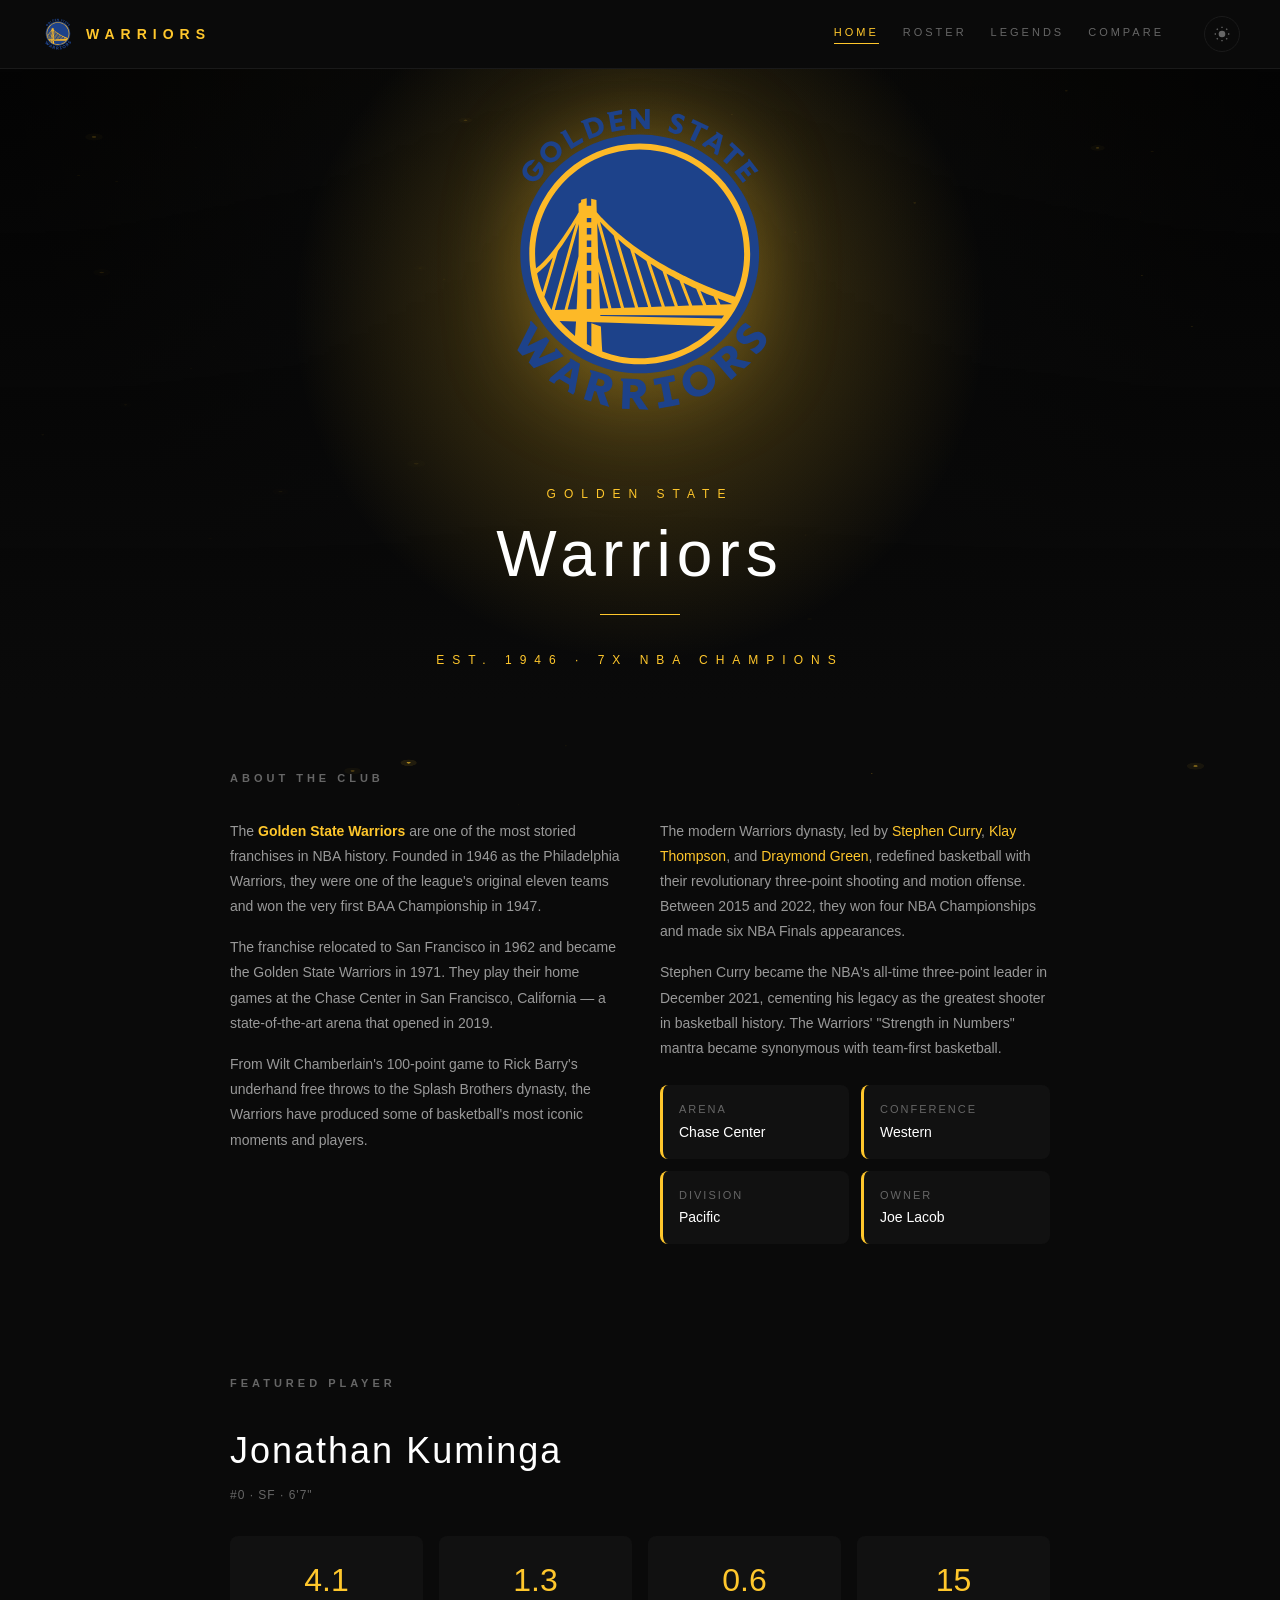
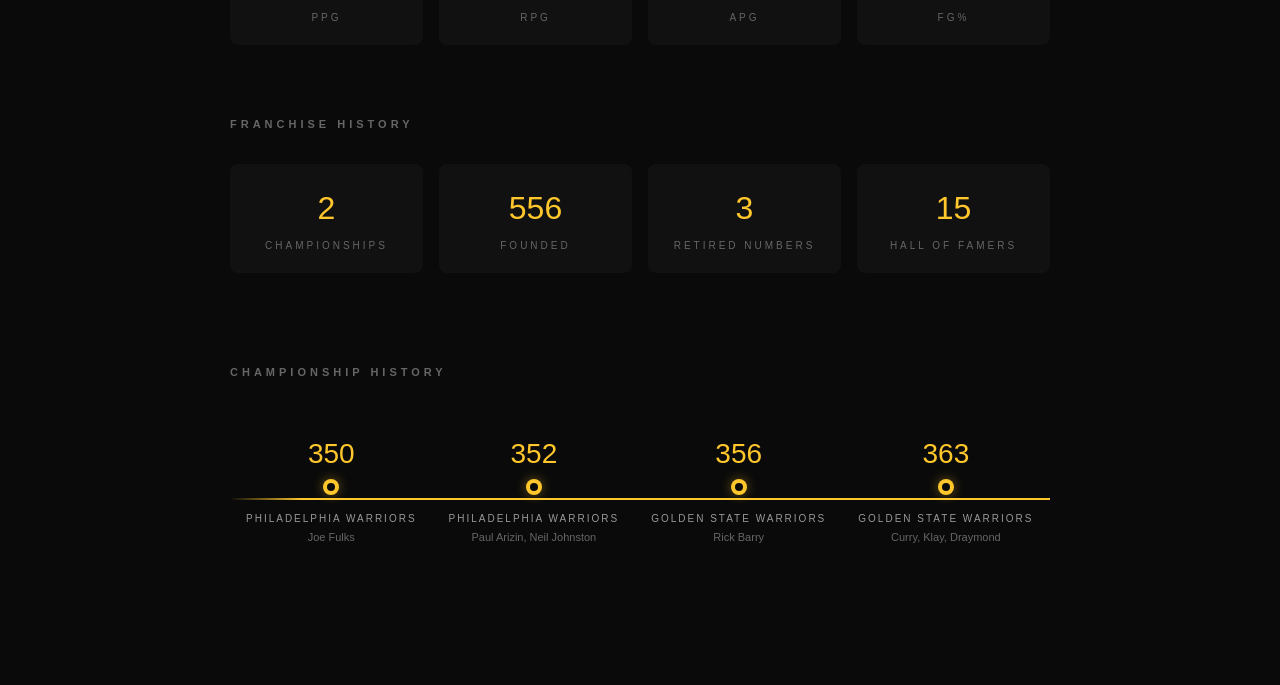
<file: index.html>
<!DOCTYPE html>
<html lang="en">
<head>
  <meta charset="UTF-8" />
  <meta name="viewport" content="width=device-width, initial-scale=1.0" />
  <title>Golden State Warriors Stats</title>
  <link rel="stylesheet" href="css/style.css" />
</head>
<body>

  <nav class="nav">
    <a href="index.html" class="nav-logo">
      <img src="img/warriors-logo.svg" alt="Warriors Logo" />
      WARRIORS
    </a>
    <div class="nav-links">
      <a href="index.html" class="active">Home</a>
      <a href="roster.html">Roster</a>
      <a href="legends.html">Legends</a>
      <a href="compare.html">Compare</a>
      <button class="theme-toggle" id="theme-toggle" aria-label="Toggle theme"></button>
    </div>
  </nav>

  <section class="hero">
    <div class="hero-glow"></div>
    <img src="img/warriors-logo.svg" alt="Warriors Logo" class="hero-logo" />
    <p class="hero-subtitle">Golden State</p>
    <h1 class="hero-title">Warriors</h1>
    <hr class="hero-divider" />
    <p class="hero-subtitle">EST. 1946 &middot; 7x NBA CHAMPIONS</p>
  </section>

  <section class="main-content-animate" style="max-width:900px;margin:0 auto;padding:60px 40px;">
    <h3 style="font-size:11px;letter-spacing:4px;color:var(--text-muted);text-transform:uppercase;margin-bottom:32px;">About The Club</h3>
    <div class="about-grid" style="display:grid;grid-template-columns:1fr 1fr;gap:40px;margin-bottom:60px;">
      <div>
        <p style="color:var(--text-secondary);font-size:14px;line-height:1.8;margin:0 0 16px;">
          The <span style="color:var(--gold);font-weight:600;">Golden State Warriors</span> are one of the most storied franchises in NBA history. Founded in 1946 as the Philadelphia Warriors, they were one of the league's original eleven teams and won the very first BAA Championship in 1947.
        </p>
        <p style="color:var(--text-secondary);font-size:14px;line-height:1.8;margin:0 0 16px;">
          The franchise relocated to San Francisco in 1962 and became the Golden State Warriors in 1971. They play their home games at the Chase Center in San Francisco, California — a state-of-the-art arena that opened in 2019.
        </p>
        <p style="color:var(--text-secondary);font-size:14px;line-height:1.8;margin:0;">
          From Wilt Chamberlain's 100-point game to Rick Barry's underhand free throws to the Splash Brothers dynasty, the Warriors have produced some of basketball's most iconic moments and players.
        </p>
      </div>
      <div>
        <p style="color:var(--text-secondary);font-size:14px;line-height:1.8;margin:0 0 16px;">
          The modern Warriors dynasty, led by <span style="color:var(--gold);">Stephen Curry</span>, <span style="color:var(--gold);">Klay Thompson</span>, and <span style="color:var(--gold);">Draymond Green</span>, redefined basketball with their revolutionary three-point shooting and motion offense. Between 2015 and 2022, they won four NBA Championships and made six NBA Finals appearances.
        </p>
        <p style="color:var(--text-secondary);font-size:14px;line-height:1.8;margin:0 0 16px;">
          Stephen Curry became the NBA's all-time three-point leader in December 2021, cementing his legacy as the greatest shooter in basketball history. The Warriors' "Strength in Numbers" mantra became synonymous with team-first basketball.
        </p>
        <div style="margin-top:24px;display:grid;grid-template-columns:1fr 1fr;gap:12px;">
          <div style="background:var(--surface);padding:16px;border-radius:8px;border-left:3px solid var(--gold);">
            <div style="font-size:11px;color:var(--text-muted);letter-spacing:2px;text-transform:uppercase;">Arena</div>
            <div style="color:var(--text-primary);font-size:14px;margin-top:4px;">Chase Center</div>
          </div>
          <div style="background:var(--surface);padding:16px;border-radius:8px;border-left:3px solid var(--gold);">
            <div style="font-size:11px;color:var(--text-muted);letter-spacing:2px;text-transform:uppercase;">Conference</div>
            <div style="color:var(--text-primary);font-size:14px;margin-top:4px;">Western</div>
          </div>
          <div style="background:var(--surface);padding:16px;border-radius:8px;border-left:3px solid var(--gold);">
            <div style="font-size:11px;color:var(--text-muted);letter-spacing:2px;text-transform:uppercase;">Division</div>
            <div style="color:var(--text-primary);font-size:14px;margin-top:4px;">Pacific</div>
          </div>
          <div style="background:var(--surface);padding:16px;border-radius:8px;border-left:3px solid var(--gold);">
            <div style="font-size:11px;color:var(--text-muted);letter-spacing:2px;text-transform:uppercase;">Owner</div>
            <div style="color:var(--text-primary);font-size:14px;margin-top:4px;">Joe Lacob</div>
          </div>
        </div>
      </div>
    </div>
  </section>

  <section class="main-content-animate" style="max-width:900px;margin:0 auto;padding:0 40px 60px;">
    <h3 style="font-size:11px;letter-spacing:4px;color:var(--text-muted);text-transform:uppercase;margin-bottom:32px;">Featured Player</h3>
    <h2 id="featured-name" style="font-size:36px;font-weight:300;letter-spacing:2px;margin:0 0 8px;"></h2>
    <p id="featured-meta" style="font-size:12px;color:var(--text-muted);letter-spacing:1px;margin:0 0 32px;"></p>
    <div id="featured-stats" class="stat-grid"></div>
  </section>

  <section class="main-content-animate" style="max-width:900px;margin:0 auto;padding:0 40px 80px;">
    <h3 style="font-size:11px;letter-spacing:4px;color:var(--text-muted);text-transform:uppercase;margin-bottom:32px;">Franchise History</h3>
    <div class="stat-grid" id="franchise-stats">
      <div class="stat-card">
        <div class="stat-value" data-count="7">7</div>
        <div class="stat-label">Championships</div>
      </div>
      <div class="stat-card">
        <div class="stat-value" data-count="1946">1946</div>
        <div class="stat-label">Founded</div>
      </div>
      <div class="stat-card">
        <div class="stat-value" data-count="12">12</div>
        <div class="stat-label">Retired Numbers</div>
      </div>
      <div class="stat-card">
        <div class="stat-value" data-count="53">53</div>
        <div class="stat-label">Hall of Famers</div>
      </div>
    </div>
  </section>

  <section class="timeline-section main-content-animate">
    <h3>Championship History</h3>
    <div class="timeline-scroll">
      <div class="timeline-track" id="championship-timeline">
        <div class="timeline-item">
          <div class="timeline-year" data-count="1947">1947</div>
          <div class="timeline-dot"></div>
          <div class="timeline-team">Philadelphia Warriors</div>
          <div class="timeline-players">Joe Fulks</div>
        </div>
        <div class="timeline-item">
          <div class="timeline-year" data-count="1956">1956</div>
          <div class="timeline-dot"></div>
          <div class="timeline-team">Philadelphia Warriors</div>
          <div class="timeline-players">Paul Arizin, Neil Johnston</div>
        </div>
        <div class="timeline-item">
          <div class="timeline-year" data-count="1975">1975</div>
          <div class="timeline-dot"></div>
          <div class="timeline-team">Golden State Warriors</div>
          <div class="timeline-players">Rick Barry</div>
        </div>
        <div class="timeline-item">
          <div class="timeline-year" data-count="2015">2015</div>
          <div class="timeline-dot"></div>
          <div class="timeline-team">Golden State Warriors</div>
          <div class="timeline-players">Curry, Klay, Draymond</div>
        </div>
        <div class="timeline-item">
          <div class="timeline-year" data-count="2017">2017</div>
          <div class="timeline-dot"></div>
          <div class="timeline-team">Golden State Warriors</div>
          <div class="timeline-players">Curry, KD, Klay, Draymond</div>
        </div>
        <div class="timeline-item">
          <div class="timeline-year" data-count="2018">2018</div>
          <div class="timeline-dot"></div>
          <div class="timeline-team">Golden State Warriors</div>
          <div class="timeline-players">Curry, KD, Klay, Draymond</div>
        </div>
        <div class="timeline-item">
          <div class="timeline-year" data-count="2022">2022</div>
          <div class="timeline-dot"></div>
          <div class="timeline-team">Golden State Warriors</div>
          <div class="timeline-players">Curry, Klay, Draymond, Wiggins</div>
        </div>
      </div>
    </div>
  </section>

  <div class="toast" id="toast"></div>

  <script src="js/data.js"></script>
  <script src="js/app.js"></script>
</body>
</html>
</file>
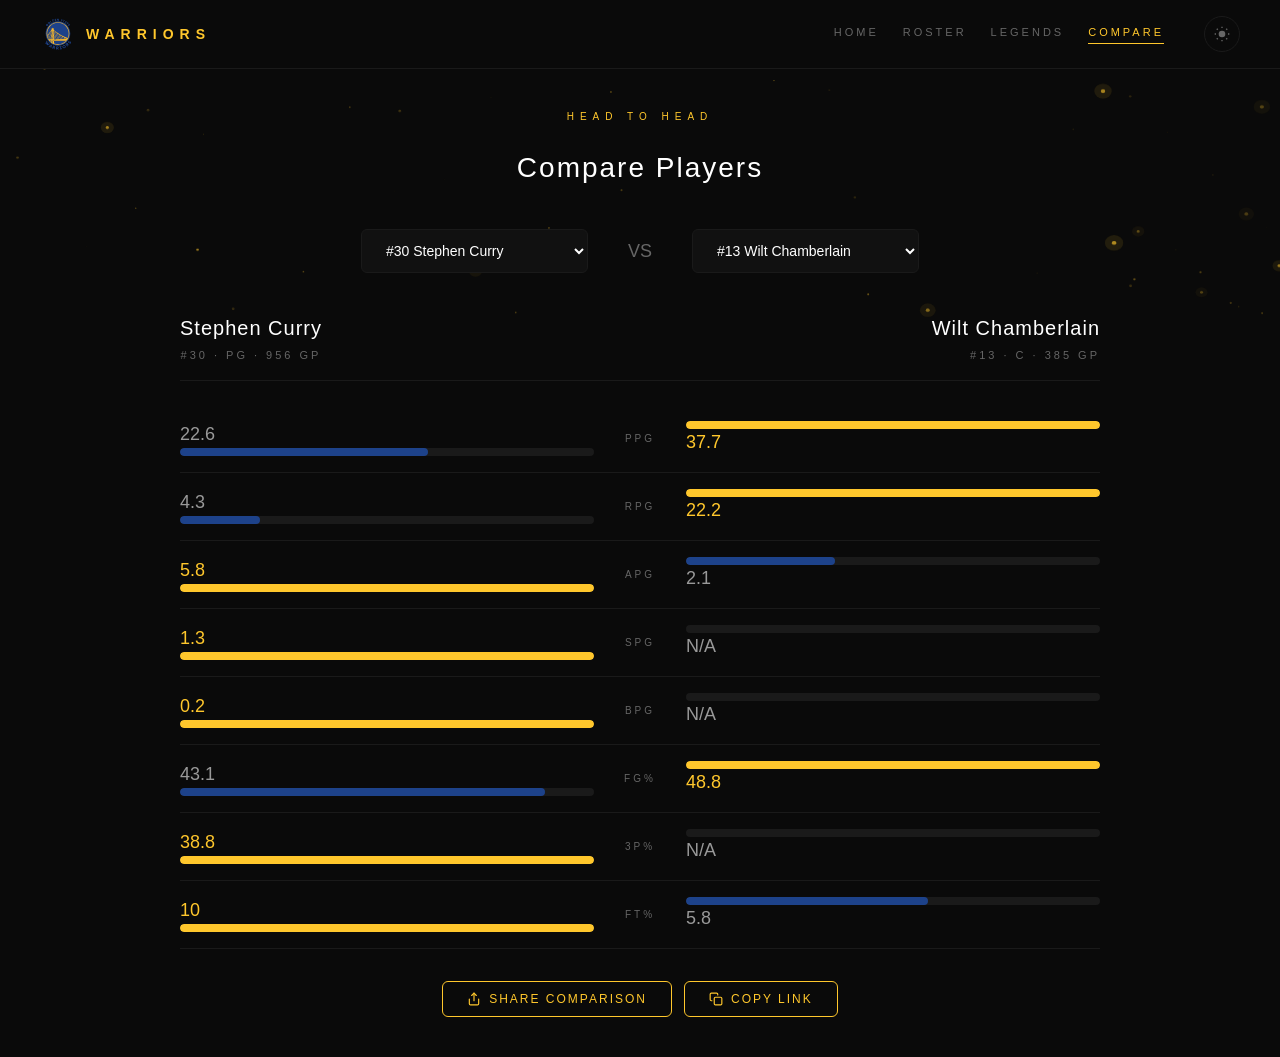
<file: compare.html>
<!DOCTYPE html>
<html lang="en">
<head>
  <meta charset="UTF-8">
  <meta name="viewport" content="width=device-width, initial-scale=1.0">
  <title>Compare Players — Golden State Warriors</title>
  <link rel="stylesheet" href="css/style.css">
</head>
<body>
  <nav class="nav">
    <a href="index.html" class="nav-logo">
      <img src="img/warriors-logo.svg" alt="Warriors Logo" />
      WARRIORS
    </a>
    <div class="nav-links">
      <a href="index.html">HOME</a>
      <a href="roster.html">ROSTER</a>
      <a href="legends.html">LEGENDS</a>
      <a href="compare.html" class="active">COMPARE</a>
      <button class="theme-toggle" id="theme-toggle" aria-label="Toggle theme"></button>
    </div>
  </nav>
  <div class="compare-container main-content-animate">
    <div style="text-align:center;margin-bottom:40px">
      <div style="font-size:10px;letter-spacing:6px;color:var(--gold);margin-bottom:12px">HEAD TO HEAD</div>
      <h2 style="font-size:28px;font-weight:300;letter-spacing:2px">Compare Players</h2>
    </div>
    <div class="compare-selectors">
      <select id="player1-select" onchange="updateComparison()">
        <option value="">Select Player 1</option>
      </select>
      <div style="color:var(--text-muted);font-size:18px;font-weight:200">VS</div>
      <select id="player2-select" onchange="updateComparison()">
        <option value="">Select Player 2</option>
      </select>
    </div>
    <div id="comparison-result"></div>
    <div class="share-bar" id="share-bar" style="display:none;">
      <button class="share-btn" onclick="shareComparison()">
        <svg width="14" height="14" viewBox="0 0 24 24" fill="none" stroke="currentColor" stroke-width="2" stroke-linecap="round" stroke-linejoin="round"><path d="M4 12v8a2 2 0 0 0 2 2h12a2 2 0 0 0 2-2v-8"/><polyline points="16 6 12 2 8 6"/><line x1="12" y1="2" x2="12" y2="15"/></svg>
        SHARE COMPARISON
      </button>
      <button class="share-btn" onclick="copyCompareLink()">
        <svg width="14" height="14" viewBox="0 0 24 24" fill="none" stroke="currentColor" stroke-width="2" stroke-linecap="round" stroke-linejoin="round"><rect x="9" y="9" width="13" height="13" rx="2" ry="2"/><path d="M5 15H4a2 2 0 0 1-2-2V4a2 2 0 0 1 2-2h9a2 2 0 0 1 2 2v1"/></svg>
        COPY LINK
      </button>
    </div>
  </div>
  <div class="toast" id="toast"></div>
  <script src="js/data.js"></script>
  <script src="js/app.js"></script>
</body>
</html>
</file>
<file: css/style.css>
/* gsw-stats/css/style.css — Golden State Warriors Stats — Dark Premium Theme */

/* =============================================
   CSS Custom Properties
   ============================================= */
:root {
  --bg: #0a0a0a;
  --surface: #111111;
  --border: #1a1a1a;
  --gold: #FFC72C;
  --blue: #1D428A;
  --text-primary: #ffffff;
  --text-secondary: #999999;
  --text-muted: #666666;
  --font: -apple-system, BlinkMacSystemFont, 'Segoe UI', Roboto, sans-serif;
}

/* =============================================
   Light Theme
   ============================================= */
[data-theme="light"] {
  --bg: #f0f1f5;
  --surface: #ffffff;
  --border: #d4d6dd;
  --gold: #c5a000;
  --blue: #1D428A;
  --text-primary: #0d0d0d;
  --text-secondary: #333333;
  --text-muted: #666666;
}

[data-theme="light"] .nav {
  box-shadow: 0 2px 8px rgba(0,0,0,0.1);
  background: rgba(255,255,255,0.95);
  backdrop-filter: blur(8px);
}

[data-theme="light"] .nav-logo {
  color: #1D428A;
}

[data-theme="light"] .nav-links a.active {
  color: #1D428A;
  border-bottom-color: #1D428A;
}

[data-theme="light"] .nav-links a:hover {
  color: #1D428A;
}

[data-theme="light"] .hero {
  background: radial-gradient(ellipse at 50% 0%, rgba(29, 66, 138, 0.08) 0%, transparent 70%);
}

[data-theme="light"] .hero-logo {
  filter: drop-shadow(0 0 30px rgba(29, 66, 138, 0.2));
}

[data-theme="light"] .hero-glow {
  background: radial-gradient(circle, rgba(29, 66, 138, 0.12) 0%, transparent 70%);
}

[data-theme="light"] .stat-card {
  background: var(--surface);
  box-shadow: 0 2px 8px rgba(0,0,0,0.06);
  border: 1px solid var(--border);
}

[data-theme="light"] .stat-value {
  color: #1D428A;
}

[data-theme="light"] .accolade-tag {
  background: rgba(29, 66, 138, 0.1);
  color: #1D428A;
}

[data-theme="light"] .compare-selectors select {
  background: var(--surface);
  color: var(--text-primary);
  box-shadow: 0 2px 4px rgba(0,0,0,0.06);
}

[data-theme="light"] .compare-selectors select:focus {
  border-color: #1D428A;
}

[data-theme="light"] .compare-value.leader {
  color: #1D428A;
}

[data-theme="light"] .compare-bar .fill.leader {
  background: #1D428A;
}

[data-theme="light"] .compare-bar .fill.trailing {
  background: #c5a000;
}

[data-theme="light"] .season-table tr:hover td {
  background: rgba(29, 66, 138, 0.04);
}

[data-theme="light"] .season-table th {
  color: #1D428A;
}

[data-theme="light"] .sidebar {
  background: var(--surface);
  box-shadow: 2px 0 8px rgba(0,0,0,0.04);
}

[data-theme="light"] .sidebar-item:hover {
  background: rgba(29, 66, 138, 0.04);
}

[data-theme="light"] .sidebar-item.active {
  background: rgba(29, 66, 138, 0.08);
  border-left-color: #1D428A;
}

[data-theme="light"] .sidebar-item.active .player-name {
  color: #1D428A;
}

[data-theme="light"] .player-photo {
  border-color: var(--border);
  background: #f0f1f5;
}

[data-theme="light"] .hero-divider {
  background: #1D428A;
}

[data-theme="light"] .timeline-dot {
  background: #1D428A;
  box-shadow: 0 0 0 4px rgba(29, 66, 138, 0.2);
}

[data-theme="light"] .timeline-year {
  color: #1D428A;
}

[data-theme="light"] .timeline-track::before {
  background: #1D428A;
}

/* Light theme info cards */
[data-theme="light"] div[style*="border-left: 3px solid var(--gold)"],
[data-theme="light"] div[style*="border-left:3px solid var(--gold)"] {
  border-left-color: #1D428A !important;
}

/* Light theme filter bar */
[data-theme="light"] .filter-btn.active {
  background: #1D428A;
}

[data-theme="light"] .filter-input {
  background: var(--surface);
  border-color: var(--border);
  color: var(--text-primary);
}

[data-theme="light"] .filter-input:focus {
  border-color: #1D428A;
}

/* Stars in light mode — use blue instead of gold */
[data-theme="light"] #stars-canvas {
  opacity: 0.5;
}

/* =============================================
   Reset & Base
   ============================================= */
*,
*::before,
*::after {
  box-sizing: border-box;
}

html {
  scroll-behavior: smooth;
}

#stars-canvas {
  position: fixed;
  top: 0;
  left: 0;
  width: 100%;
  height: 100%;
  z-index: 0;
  pointer-events: none;
}

[data-theme="light"] #stars-canvas {
  opacity: 0.3;
}

body {
  margin: 0;
  padding: 0;
  background: var(--bg);
  position: relative;
  color: var(--text-primary);
  font-family: var(--font);
  line-height: 1.5;
  animation: pageFadeIn 0.4s ease both;
}

@keyframes pageFadeIn {
  from { opacity: 0; }
  to   { opacity: 1; }
}

a {
  color: inherit;
  text-decoration: none;
}

section, .page-layout, .compare-container {
  position: relative;
  z-index: 1;
}

/* =============================================
   Navigation
   ============================================= */
.nav {
  position: sticky;
  top: 0;
  background: var(--bg);
  border-bottom: 1px solid var(--border);
  z-index: 100;
  display: flex;
  justify-content: space-between;
  align-items: center;
  padding: 16px 40px;
}

.nav-logo {
  font-size: 14px;
  letter-spacing: 6px;
  color: var(--gold);
  text-transform: uppercase;
  font-weight: 700;
  display: flex;
  align-items: center;
  gap: 10px;
}

.nav-logo img {
  width: 36px;
  height: 36px;
}

.nav-links {
  display: flex;
  gap: 24px;
  align-items: center;
}

.nav-links a {
  font-size: 11px;
  letter-spacing: 3px;
  color: var(--text-muted);
  text-transform: uppercase;
  transition: color 0.2s;
  position: relative;
  padding-bottom: 4px;
}

.nav-links a::after {
  content: '';
  position: absolute;
  bottom: 0;
  left: 0;
  width: 0;
  height: 1px;
  background: var(--gold);
  transition: width 0.3s ease;
}

.nav-links a:hover::after {
  width: 100%;
}

.nav-links a:hover {
  color: var(--gold);
}

.nav-links a.active {
  color: var(--gold);
}

.nav-links a.active::after {
  width: 100%;
}

/* =============================================
   Theme Toggle
   ============================================= */
.theme-toggle {
  background: none;
  border: 1px solid var(--border);
  color: var(--text-muted);
  cursor: pointer;
  width: 36px;
  height: 36px;
  border-radius: 50%;
  display: flex;
  align-items: center;
  justify-content: center;
  transition: border-color 0.2s, color 0.2s;
  margin-left: 16px;
  flex-shrink: 0;
}

.theme-toggle:hover {
  border-color: var(--gold);
  color: var(--gold);
}

[data-theme="light"] .theme-toggle:hover {
  border-color: #1D428A;
  color: #1D428A;
}

.theme-toggle svg {
  width: 16px;
  height: 16px;
  fill: currentColor;
}

/* =============================================
   Hero
   ============================================= */
.hero {
  min-height: 70vh;
  display: flex;
  flex-direction: column;
  justify-content: center;
  align-items: center;
  text-align: center;
  position: relative;
  background: linear-gradient(180deg, rgba(0,0,0,0.6) 0%, var(--bg) 100%),
              radial-gradient(ellipse at 50% 30%, rgba(29, 66, 138, 0.15) 0%, transparent 60%),
              radial-gradient(ellipse at 50% 0%, rgba(255, 199, 44, 0.08) 0%, transparent 70%);
  overflow: hidden;
}

.hero-logo {
  width: 350px;
  height: 350px;
  margin-bottom: 40px;
  position: relative;
  z-index: 2;
  filter: drop-shadow(0 0 40px rgba(255, 199, 44, 0.3));
}

.hero-glow {
  position: absolute;
  top: 50%;
  left: 50%;
  transform: translate(-50%, -60%);
  width: 700px;
  height: 700px;
  border-radius: 50%;
  background: radial-gradient(circle, rgba(255, 199, 44, 0.3) 0%, transparent 70%);
  animation: heroGlow 3s ease-in-out infinite alternate;
  z-index: 1;
  pointer-events: none;
}

@keyframes heroGlow {
  from { opacity: 0.5; transform: translate(-50%, -60%) scale(0.9); }
  to   { opacity: 1;   transform: translate(-50%, -60%) scale(1.1); }
}

.hero-subtitle {
  font-size: 12px;
  letter-spacing: 8px;
  color: var(--gold);
  text-transform: uppercase;
  margin-bottom: 16px;
  position: relative;
  z-index: 2;
}

.hero-title {
  font-size: 64px;
  font-weight: 300;
  letter-spacing: 6px;
  margin: 0;
  line-height: 1.1;
  position: relative;
  z-index: 2;
}

.hero-divider {
  width: 80px;
  height: 1px;
  background: var(--gold);
  margin: 24px auto;
  border: none;
  position: relative;
  z-index: 2;
}

/* =============================================
   Main Content Slide-up Animation
   ============================================= */
.main-content-animate {
  animation: slideUp 0.5s ease 0.1s both;
}

@keyframes slideUp {
  from { opacity: 0; transform: translateY(20px); }
  to   { opacity: 1; transform: translateY(0); }
}

/* =============================================
   Stat Cards
   ============================================= */
.stat-card {
  background: var(--surface);
  border-radius: 8px;
  padding: 20px;
  text-align: center;
  transition: transform 0.2s ease, box-shadow 0.2s ease;
}

.stat-card:hover {
  transform: scale(1.03);
  box-shadow: 0 4px 20px rgba(255, 199, 44, 0.06);
}

.stat-value {
  font-size: 32px;
  font-weight: 200;
  color: var(--gold);
}

.stat-label {
  font-size: 10px;
  letter-spacing: 3px;
  color: var(--text-muted);
  text-transform: uppercase;
  margin-top: 6px;
}

/* =============================================
   Stat Grid
   ============================================= */
.stat-grid {
  display: grid;
  grid-template-columns: repeat(4, 1fr);
  gap: 16px;
}

/* =============================================
   Page Layout (Sidebar + Main Panel)
   ============================================= */
.page-layout {
  display: flex;
  min-height: calc(100vh - 60px);
}

.sidebar {
  width: 280px;
  background: var(--surface);
  border-right: 1px solid var(--border);
  overflow-y: auto;
  padding: 20px 0;
  flex-shrink: 0;
}

.main-panel {
  flex: 1;
  padding: 40px;
  overflow-y: auto;
  animation: slideUp 0.5s ease 0.1s both;
}

/* =============================================
   Filter Bar
   ============================================= */
.filter-bar {
  padding: 12px 16px;
  border-bottom: 1px solid var(--border);
  margin-bottom: 8px;
}

.filter-search {
  width: 100%;
  padding: 8px 12px;
  background: var(--bg);
  border: 1px solid var(--border);
  border-radius: 6px;
  color: var(--text-primary);
  font-size: 13px;
  font-family: var(--font);
  margin-bottom: 8px;
  outline: none;
  transition: border-color 0.2s;
}

.filter-search:focus {
  border-color: var(--gold);
}

.filter-search::placeholder {
  color: var(--text-muted);
}

.filter-positions {
  display: flex;
  gap: 4px;
  flex-wrap: wrap;
}

.filter-pos-btn {
  padding: 4px 10px;
  font-size: 10px;
  letter-spacing: 1px;
  background: transparent;
  border: 1px solid var(--border);
  border-radius: 14px;
  color: var(--text-muted);
  cursor: pointer;
  font-family: var(--font);
  transition: all 0.2s;
}

.filter-pos-btn:hover {
  border-color: var(--gold);
  color: var(--gold);
}

.filter-pos-btn.active {
  background: var(--gold);
  color: #000;
  border-color: var(--gold);
}

/* =============================================
   Sidebar Items
   ============================================= */
.sidebar-item {
  padding: 12px 24px;
  cursor: pointer;
  border-left: 3px solid transparent;
  transition: background 0.2s, border-color 0.2s, opacity 0.3s, transform 0.3s;
  display: flex;
  align-items: center;
  gap: 12px;
}

.sidebar-item.slide-in {
  animation: sidebarSlideIn 0.3s ease both;
}

@keyframes sidebarSlideIn {
  from { opacity: 0; transform: translateX(-16px); }
  to   { opacity: 1; transform: translateX(0); }
}

.sidebar-item:hover {
  background: rgba(255, 255, 255, 0.03);
}

.sidebar-item.active {
  border-left-color: var(--gold);
  background: rgba(255, 199, 44, 0.05);
}

.sidebar-thumb {
  width: 32px;
  height: 32px;
  border-radius: 50%;
  object-fit: cover;
  background: var(--bg);
  flex-shrink: 0;
}

.sidebar-thumb-fallback {
  width: 32px;
  height: 32px;
  border-radius: 50%;
  background: var(--bg);
  display: flex;
  align-items: center;
  justify-content: center;
  flex-shrink: 0;
}

.sidebar-thumb-fallback svg {
  width: 14px;
  height: 14px;
  fill: var(--text-muted);
}

.sidebar-item-info {
  min-width: 0;
}

.player-name {
  font-size: 14px;
  color: var(--text-secondary);
}

.sidebar-item.active .player-name {
  color: var(--text-primary);
}

.player-number {
  font-size: 11px;
  color: var(--text-muted);
}

/* =============================================
   Player Detail
   ============================================= */
.player-header {
  display: flex;
  gap: 30px;
  margin-bottom: 40px;
  align-items: center;
  position: relative;
}

.player-photo {
  width: 150px;
  height: 150px;
  border-radius: 50%;
  background: var(--surface);
  border: 2px solid var(--border);
  display: flex;
  justify-content: center;
  align-items: center;
  flex-shrink: 0;
  overflow: hidden;
  position: relative;
}

.player-photo img {
  width: 100%;
  height: 100%;
  object-fit: cover;
}

.player-photo svg {
  width: 60px;
  height: 60px;
  fill: var(--text-muted);
}

.player-photo-fallback {
  width: 100%;
  height: 100%;
  display: flex;
  justify-content: center;
  align-items: center;
}

.player-photo-fallback svg {
  width: 60px;
  height: 60px;
  fill: var(--text-muted);
}

/* Watermark on player detail */
.player-detail {
  position: relative;
}

.player-watermark {
  position: absolute;
  top: 40px;
  right: -20px;
  width: 200px;
  height: 200px;
  opacity: 0.03;
  pointer-events: none;
  z-index: 0;
}

.player-detail > * {
  position: relative;
  z-index: 1;
}

.player-info h2 {
  font-size: 28px;
  font-weight: 300;
  letter-spacing: 2px;
  margin: 0;
}

.player-meta {
  font-size: 12px;
  color: var(--text-muted);
  letter-spacing: 1px;
  margin-top: 8px;
}

/* =============================================
   Career Chart
   ============================================= */
.career-chart-wrapper {
  margin: 40px 0;
  padding: 24px;
  background: var(--surface);
  border-radius: 8px;
  position: relative;
  z-index: 1;
}

.career-chart-wrapper h3 {
  font-size: 11px;
  letter-spacing: 4px;
  color: var(--text-muted);
  text-transform: uppercase;
  margin: 0 0 16px;
}

.career-chart-wrapper canvas {
  width: 100% !important;
  max-height: 280px;
}

/* =============================================
   Season Table
   ============================================= */
.season-table-wrapper {
  overflow-x: auto;
  position: relative;
  z-index: 1;
}

.season-table {
  width: 100%;
  border-collapse: collapse;
  margin-top: 16px;
}

.season-table th {
  font-size: 10px;
  letter-spacing: 2px;
  color: var(--text-muted);
  text-transform: uppercase;
  padding: 12px 16px;
  text-align: left;
  border-bottom: 1px solid var(--border);
}

.season-table td {
  font-size: 14px;
  padding: 12px 16px;
  border-bottom: 1px solid var(--border);
  color: var(--text-secondary);
}

.season-table tr {
  animation: tableRowFade 0.3s ease both;
}

.season-table tbody tr:nth-child(1) { animation-delay: 0.05s; }
.season-table tbody tr:nth-child(2) { animation-delay: 0.1s; }
.season-table tbody tr:nth-child(3) { animation-delay: 0.15s; }
.season-table tbody tr:nth-child(4) { animation-delay: 0.2s; }
.season-table tbody tr:nth-child(5) { animation-delay: 0.25s; }
.season-table tbody tr:nth-child(6) { animation-delay: 0.3s; }
.season-table tbody tr:nth-child(7) { animation-delay: 0.35s; }
.season-table tbody tr:nth-child(8) { animation-delay: 0.4s; }

@keyframes tableRowFade {
  from { opacity: 0; transform: translateY(6px); }
  to   { opacity: 1; transform: translateY(0); }
}

.season-table tr:hover td {
  background: rgba(255, 255, 255, 0.02);
}

/* =============================================
   Accolades
   ============================================= */
.accolades {
  display: flex;
  flex-wrap: wrap;
  gap: 8px;
  margin-top: 20px;
}

.accolade-tag {
  font-size: 11px;
  padding: 6px 14px;
  background: rgba(255, 199, 44, 0.1);
  color: var(--gold);
  border-radius: 20px;
  letter-spacing: 1px;
}

/* =============================================
   Championship Timeline
   ============================================= */
.timeline-section {
  max-width: 900px;
  margin: 0 auto;
  padding: 0 40px 80px;
}

.timeline-section h3 {
  font-size: 11px;
  letter-spacing: 4px;
  color: var(--text-muted);
  text-transform: uppercase;
  margin-bottom: 32px;
}

.timeline-scroll {
  overflow-x: auto;
  padding-bottom: 20px;
  -webkit-overflow-scrolling: touch;
}

.timeline-track {
  display: flex;
  gap: 0;
  position: relative;
  min-width: max-content;
  padding: 20px 0 40px;
}

.timeline-track::before {
  content: '';
  position: absolute;
  top: 50%;
  left: 0;
  right: 0;
  height: 2px;
  background: linear-gradient(90deg, transparent, var(--gold) 5%, var(--gold) 95%, transparent);
  transform: translateY(-50%);
  z-index: 0;
}

.timeline-item {
  position: relative;
  z-index: 1;
  text-align: center;
  min-width: 160px;
  padding: 0 16px;
  opacity: 0;
  transform: translateY(20px);
  transition: opacity 0.5s ease, transform 0.5s ease;
}

.timeline-item.visible {
  opacity: 1;
  transform: translateY(0);
}

.timeline-dot {
  width: 16px;
  height: 16px;
  border-radius: 50%;
  background: var(--gold);
  margin: 0 auto 16px;
  box-shadow: 0 0 12px rgba(255, 199, 44, 0.4);
  position: relative;
}

.timeline-dot::before {
  content: '';
  position: absolute;
  top: 50%;
  left: 50%;
  transform: translate(-50%, -50%);
  width: 8px;
  height: 8px;
  border-radius: 50%;
  background: var(--bg);
}

.timeline-year {
  font-size: 28px;
  font-weight: 200;
  color: var(--gold);
  margin-bottom: 4px;
}

.timeline-team {
  font-size: 10px;
  letter-spacing: 2px;
  color: var(--text-secondary);
  text-transform: uppercase;
  margin-bottom: 4px;
}

.timeline-players {
  font-size: 11px;
  color: var(--text-muted);
  line-height: 1.4;
}

/* =============================================
   Compare Page
   ============================================= */
.compare-container {
  max-width: 1000px;
  margin: 0 auto;
  padding: 40px;
}

.compare-selectors {
  display: flex;
  gap: 40px;
  justify-content: center;
  align-items: center;
  margin-bottom: 40px;
}

.compare-selectors select {
  background: var(--surface);
  color: var(--text-primary);
  border: 1px solid var(--border);
  padding: 12px 20px;
  border-radius: 6px;
  font-size: 14px;
  min-width: 200px;
  cursor: pointer;
  font-family: var(--font);
}

.compare-selectors select:focus {
  border-color: var(--gold);
  outline: none;
}

.compare-players {
  margin-top: 20px;
}

.compare-player-header {
  display: flex;
  justify-content: space-between;
  margin-bottom: 24px;
  padding-bottom: 16px;
  border-bottom: 1px solid var(--border);
}

.compare-player-name {
  text-align: center;
}

.compare-side {
  display: flex;
  flex-direction: column;
}

.compare-side .compare-bar {
  width: 100%;
}

/* Compare Rows */
.compare-row {
  display: grid;
  grid-template-columns: 1fr auto 1fr;
  gap: 16px;
  align-items: center;
  padding: 16px 0;
  border-bottom: 1px solid var(--border);
}

.compare-bar {
  height: 8px;
  background: var(--border);
  border-radius: 4px;
  overflow: hidden;
}

.compare-bar .fill {
  height: 100%;
  border-radius: 4px;
  transition: width 0.8s ease;
}

.compare-bar .fill.leader {
  background: var(--gold);
}

.compare-bar .fill.trailing {
  background: var(--blue);
}

.compare-label {
  font-size: 10px;
  letter-spacing: 3px;
  color: var(--text-muted);
  text-transform: uppercase;
  text-align: center;
  min-width: 60px;
}

.compare-value {
  font-size: 18px;
  font-weight: 200;
  color: var(--text-secondary);
}

.compare-value.leader {
  color: var(--gold);
}

/* =============================================
   Share Button & Toast
   ============================================= */
.share-bar {
  display: flex;
  justify-content: center;
  gap: 12px;
  margin-top: 32px;
}

.share-btn {
  padding: 10px 24px;
  background: transparent;
  border: 1px solid var(--gold);
  color: var(--gold);
  border-radius: 6px;
  cursor: pointer;
  font-size: 12px;
  letter-spacing: 2px;
  font-family: var(--font);
  transition: background 0.2s, color 0.2s;
  display: flex;
  align-items: center;
  gap: 8px;
}

.share-btn:hover {
  background: var(--gold);
  color: #000;
}

.toast {
  position: fixed;
  bottom: 32px;
  left: 50%;
  transform: translateX(-50%) translateY(80px);
  background: var(--gold);
  color: #000;
  padding: 12px 28px;
  border-radius: 8px;
  font-size: 13px;
  font-weight: 600;
  letter-spacing: 1px;
  z-index: 9999;
  opacity: 0;
  transition: transform 0.3s ease, opacity 0.3s ease;
  pointer-events: none;
}

.toast.show {
  opacity: 1;
  transform: translateX(-50%) translateY(0);
}

/* =============================================
   Utility
   ============================================= */
.fade-in {
  animation: fadeIn 0.3s ease;
}

@keyframes fadeIn {
  from {
    opacity: 0;
    transform: translateY(10px);
  }
  to {
    opacity: 1;
    transform: translateY(0);
  }
}

/* =============================================
   Responsive — 1024px
   ============================================= */
@media (max-width: 1024px) {
  .sidebar {
    width: 220px;
  }

  .stat-grid {
    grid-template-columns: repeat(2, 1fr);
  }

  .hero-title {
    font-size: 48px;
  }

  .hero-logo {
    width: 240px;
    height: 240px;
  }
}

/* =============================================
   Responsive — 768px
   ============================================= */
@media (max-width: 768px) {
  .page-layout {
    flex-direction: column;
  }

  .sidebar {
    width: 100%;
    border-right: none;
    border-bottom: 1px solid var(--border);
    display: flex;
    flex-wrap: wrap;
    overflow-x: auto;
    padding: 12px;
    gap: 8px;
  }

  .filter-bar {
    width: 100%;
    border-bottom: none;
    margin-bottom: 0;
    padding: 8px 4px;
  }

  .sidebar-item {
    white-space: nowrap;
    border-left: none;
    border-bottom: 3px solid transparent;
    padding: 8px 16px;
  }

  .sidebar-item.active {
    border-left-color: transparent;
    border-bottom-color: var(--gold);
  }

  .sidebar-thumb,
  .sidebar-thumb-fallback {
    width: 24px;
    height: 24px;
  }

  .main-panel {
    padding: 24px 16px;
  }

  .player-header {
    flex-direction: column;
    align-items: center;
    text-align: center;
  }

  .stat-grid {
    grid-template-columns: repeat(2, 1fr);
  }

  .nav {
    padding: 12px 16px;
    gap: 12px;
  }

  .nav-logo {
    font-size: 12px;
    letter-spacing: 4px;
  }

  .nav-logo img {
    width: 28px;
    height: 28px;
  }

  .nav-links {
    gap: 12px;
  }

  .nav-links a {
    font-size: 9px;
    letter-spacing: 2px;
  }

  .hero {
    min-height: 60vh;
    padding: 40px 20px;
  }

  .hero-subtitle {
    font-size: 10px;
    letter-spacing: 5px;
  }

  .hero-title {
    font-size: 32px;
    letter-spacing: 3px;
  }

  .hero-logo {
    width: 160px;
    height: 160px;
  }

  .hero-glow {
    width: 300px;
    height: 300px;
  }

  .player-photo {
    width: 100px;
    height: 100px;
  }

  .player-info h2 {
    font-size: 22px;
  }

  .season-table th,
  .season-table td {
    padding: 8px 10px;
    font-size: 12px;
  }

  .stat-value {
    font-size: 24px;
  }

  .compare-container {
    padding: 24px 16px;
  }

  .compare-selectors {
    flex-direction: column;
    align-items: center;
  }

  .compare-row {
    grid-template-columns: 1fr;
    gap: 8px;
    text-align: center;
  }

  .timeline-section {
    padding: 0 20px 60px;
  }

  .player-watermark {
    display: none;
  }

  .about-grid {
    grid-template-columns: 1fr !important;
    gap: 24px !important;
  }
}

/* =============================================
   Responsive — 480px (small phones)
   ============================================= */
@media (max-width: 480px) {
  .hero-logo {
    width: 120px;
    height: 120px;
  }

  .hero-title {
    font-size: 24px;
    letter-spacing: 2px;
  }

  .hero-subtitle {
    font-size: 9px;
    letter-spacing: 4px;
  }

  .stat-grid {
    grid-template-columns: 1fr 1fr;
    gap: 10px;
  }

  .stat-card {
    padding: 14px 10px;
  }

  .stat-value {
    font-size: 20px;
  }

  .stat-label {
    font-size: 9px;
  }

  .nav-links a {
    font-size: 8px;
    letter-spacing: 1px;
  }

  .nav-logo {
    font-size: 10px;
    letter-spacing: 3px;
  }

  .compare-selectors select {
    min-width: 140px;
    font-size: 12px;
    padding: 10px 14px;
  }

  .timeline-item {
    min-width: 140px;
  }

  .timeline-year {
    font-size: 28px;
  }
}
</file>
